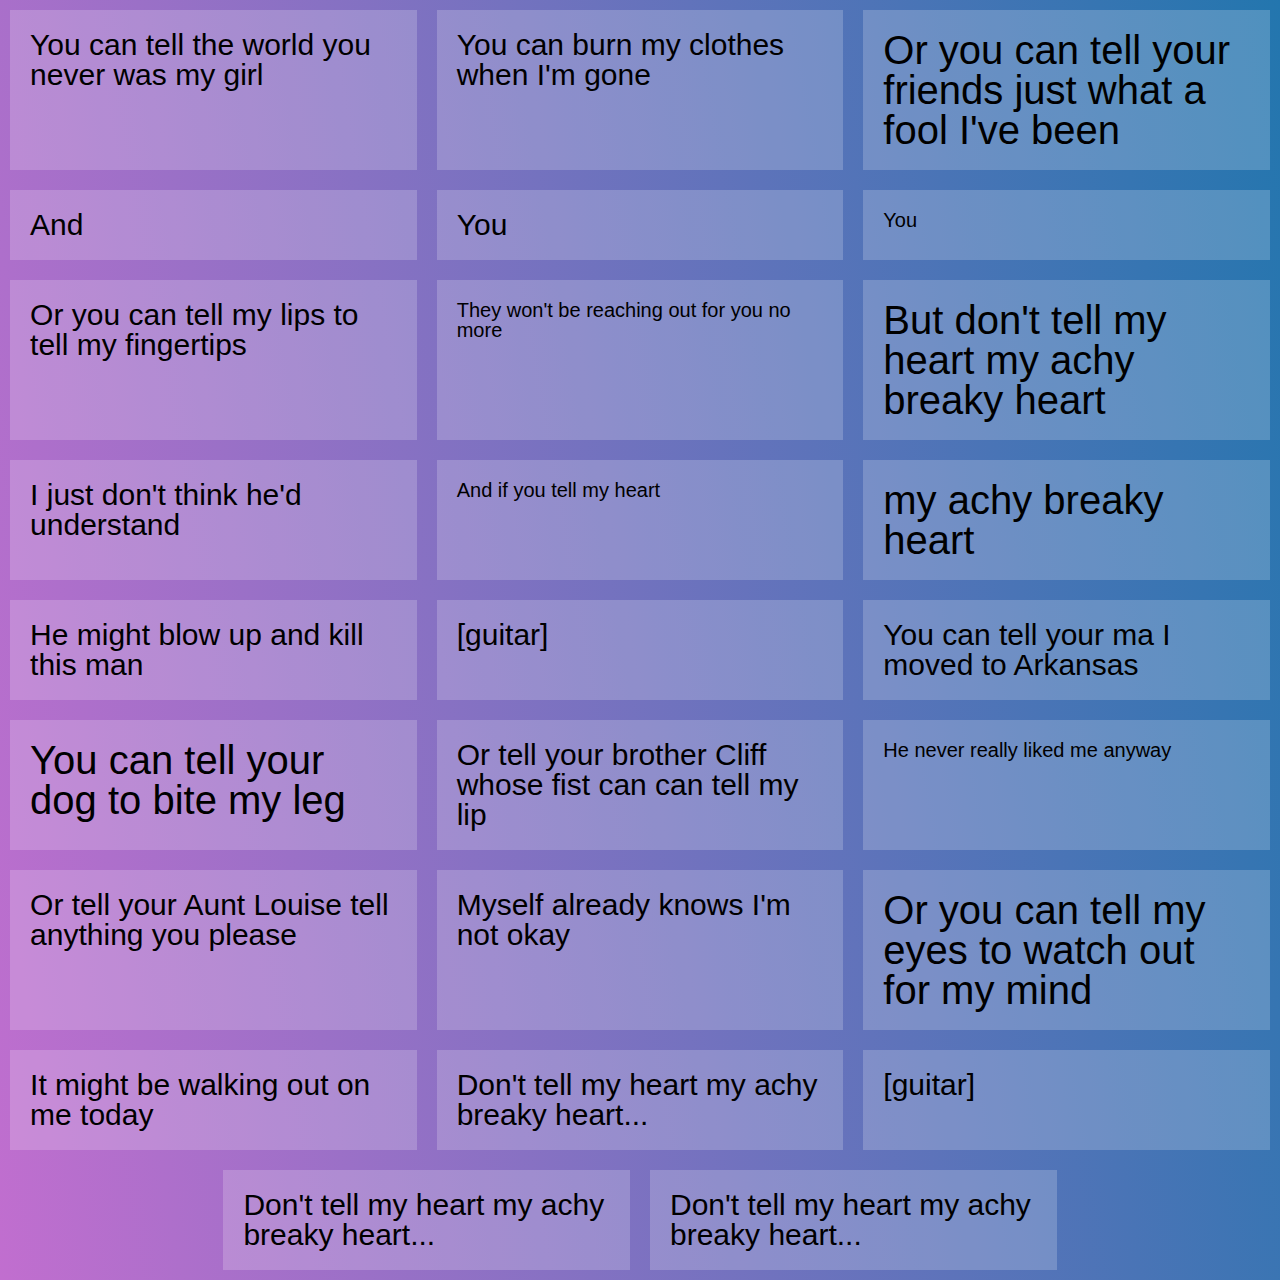
<file: boxes/index.html>
<!DOCTYPE html>
<html lang="en">

<head>
    <meta charset="UTF-8">
    <title>FlexBox layout</title>
    <link rel="stylesheet" href="https://maxcdn.bootstrapcdn.com/font-awesome/4.3.0/css/font-awesome.min.css">
    <link rel="stylesheet" href="styles.css">
</head>

<body>

    <div class="elements">

        <div class="item">You can tell the world you never was my girl</div>
        <div class="item">You can burn my clothes when I'm gone</div>
        <div class="item large">Or you can tell your friends just what a fool I've been</div>
        <div class="item">And </div>

        <div class="item">You </div>
        <div class="item small">You </div>
        <div class="item">Or you can tell my lips to tell my fingertips</div>
        <div class="item small">They won't be reaching out for you no more</div>

        <div class="item large">But don't tell my heart my achy breaky heart</div>
        <div class="item">I just don't think he'd understand</div>
        <div class="item small">And if you tell my heart</div>
        <div class="item large">my achy breaky heart</div>
        <div class="item">He might blow up and kill this man</div>

        <div class="item">[guitar]</div>

        <div class="item">You can tell your ma I moved to Arkansas</div>
        <div class="item large">You can tell your dog to bite my leg</div>
        <div class="item">Or tell your brother Cliff whose fist can can tell my lip</div>
        <div class="item small">He never really liked me anyway</div>

        <div class="item">Or tell your Aunt Louise tell anything you please</div>
        <div class="item">Myself already knows I'm not okay</div>
        <div class="item large">Or you can tell my eyes to watch out for my mind</div>
        <div class="item">It might be walking out on me today</div>

        <div class="item">Don't tell my heart my achy breaky heart...</div>

        <div class="item">[guitar]</div>

        <div class="item">Don't tell my heart my achy breaky heart...</div>
        <div class="item">Don't tell my heart my achy breaky heart...</div>

    </div>

</body>

</html>
</file>
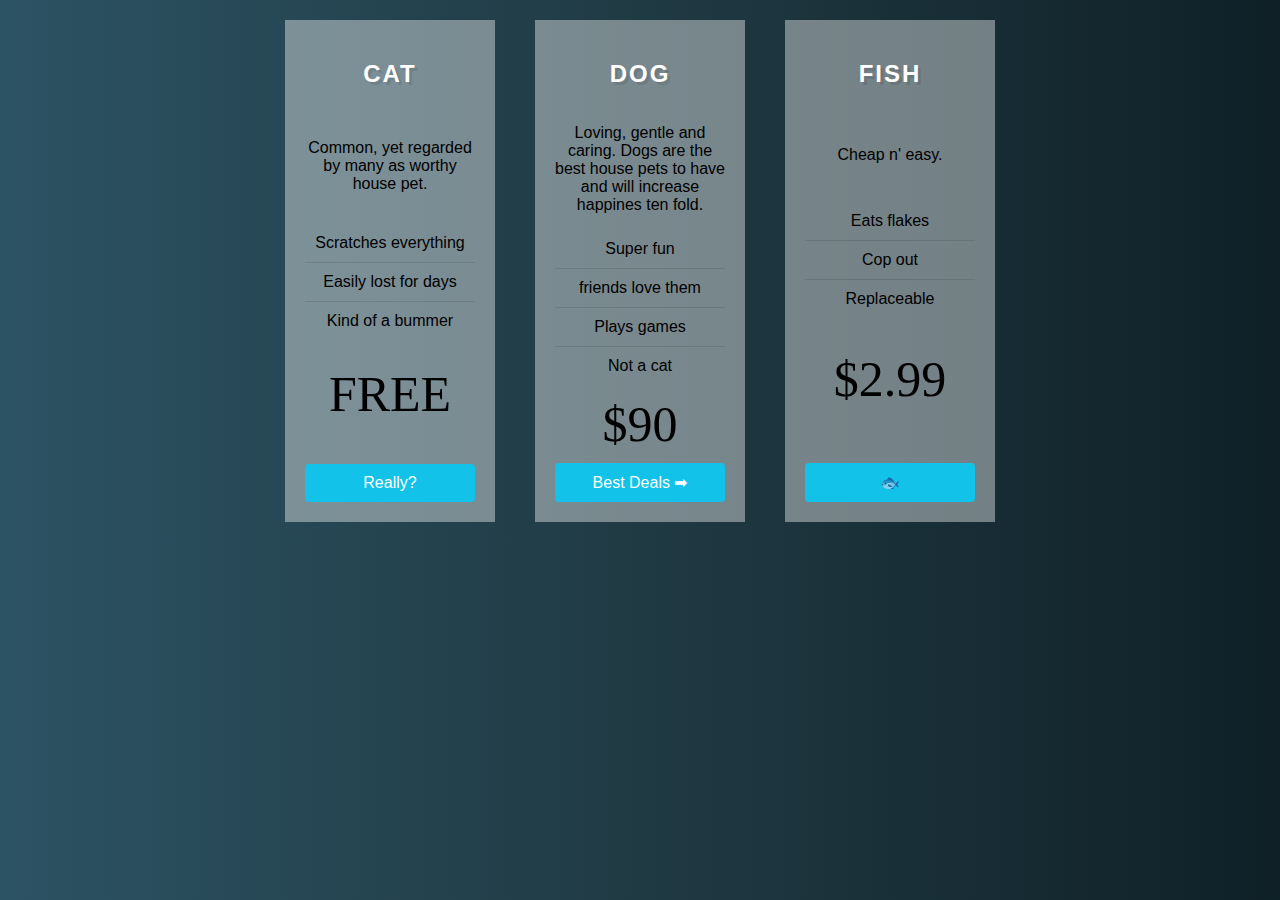
<file: pricinglist/index.html>
<!DOCTYPE html>
<html>

<head>
    <meta>
    <title>Flexbox pricing</title>
    <link href="styles.css" rel="stylesheet">
</head>

<body>
  <section class="main-container pricing-grid">
    <div class="plan plan1">

      <h2>Cat</h2>
      <p>Common, yet regarded by many as worthy house pet.</p>

      <ul class="features">
        <li>Scratches everything</li>
        <li>Easily lost for days</li>
        <li>Kind of a bummer</li>
      </ul>

      <p class="price">FREE</p>
      <a href="#" class="cta">Really?</a>

    </div>
    <div class="plan plan2">

      <h2>Dog</h2>
      <p>Loving, gentle and caring. Dogs are the best house pets to have and will increase happines ten fold.</p>

      <ul class="features">
        <li>Super fun</li>
        <li>friends love them</li>
        <li>Plays games</li>
        <li>Not a cat</li>
      </ul>

      <p class="price">$90</p>
      <a href="#" class="cta">Best Deals ➡</a>

    </div>
    <div class="plan plan3"> 

      <h2>Fish</h2>
      <p>Cheap n' easy.</p>

      <ul class="features">
        <li>Eats flakes</li>
        <li>Cop out</li>
        <li>Replaceable</li>
      </ul>

      <p class="price">$2.99</p>
      <a href="#" class="cta">🐟</a>

    </div>
  </section>
</body>

</html>
</file>
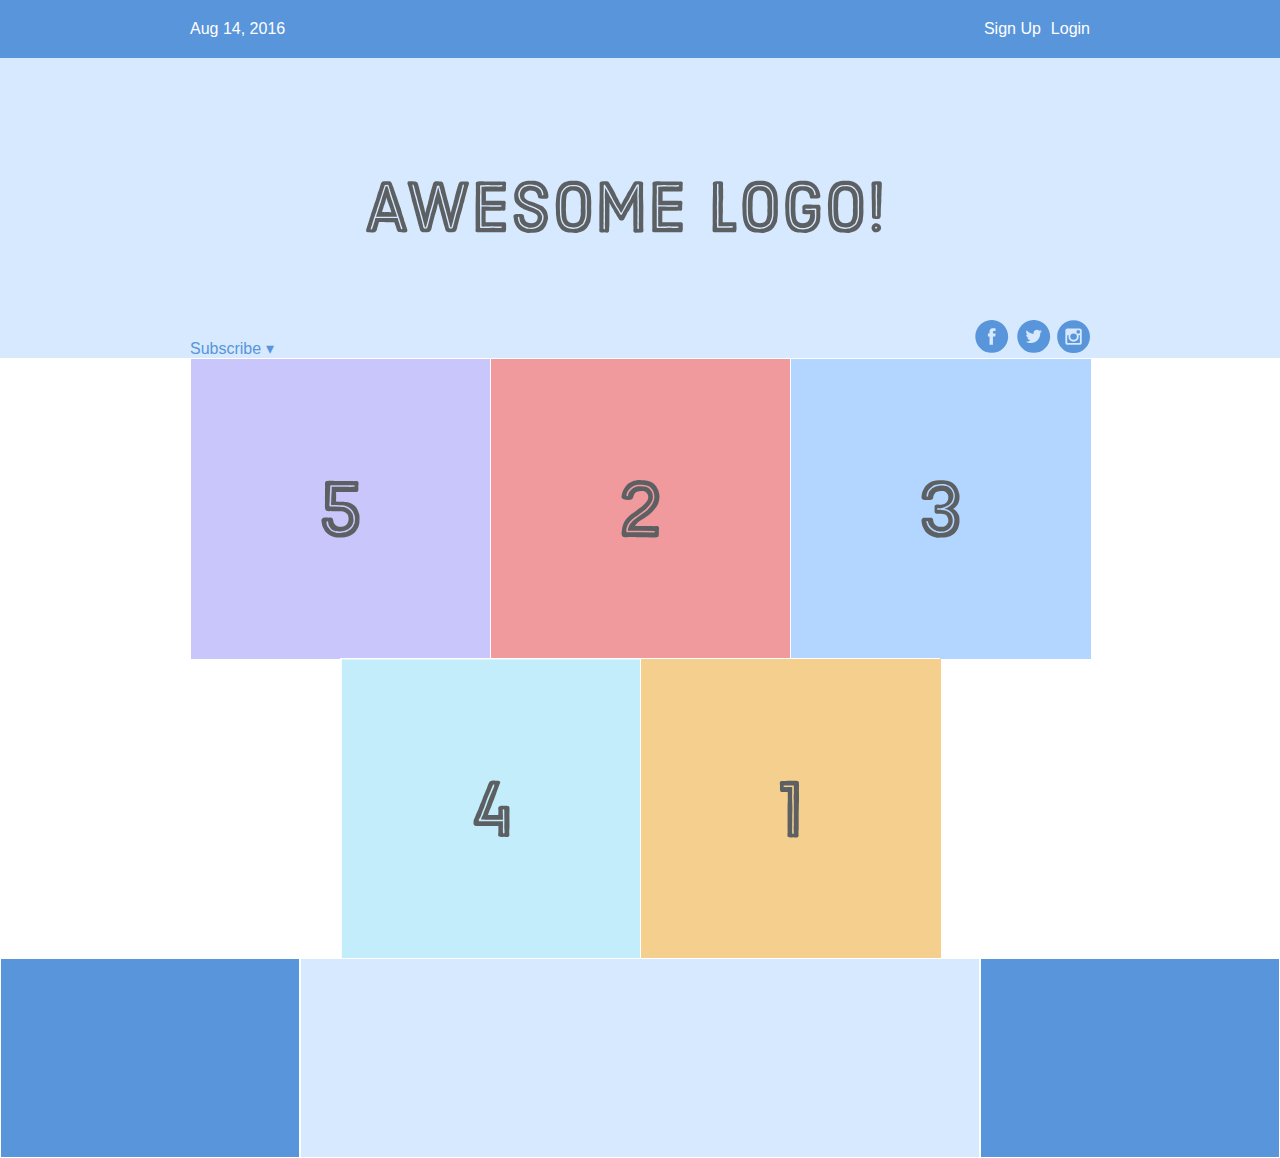
<file: webpage/index.html>
<!DOCTYPE html>
<html lang='en'>

<head>
    <meta charset='UTF-8' />
    <title>Some Web Page</title>
    <link rel='stylesheet' href='styles.css' />
</head>

<body>
    <div class='menu-container'>
        <div class='menu'>
            <div class='date'>Aug 14, 2016</div>
            <div class='signup'>Sign Up</div>
            <div class='login'>Login</div>

        </div>
    </div>
    <div class='header-container'>
        <div class='header'>
            <div class='subscribe'>Subscribe &#9662;</div>
            <div class='logo'><img src='images/awesome-logo.svg' /></div>
            <div class='social'><img src='images/social-icons.svg' /></div>
        </div>
    </div>

    <div class='photo-grid-container'>
        <div class='photo-grid'>
            <div class='photo-grid-item first-item'>
                <img src='images/one.svg' />
            </div>
            <div class='photo-grid-item'>
                <img src='images/two.svg' />
            </div>
            <div class='photo-grid-item'>
                <img src='images/three.svg' />
            </div>
            <div class='photo-grid-item'>
                <img src='images/four.svg' />
            </div>
            <div class='photo-grid-item last-item'>
                <img src='images/five.svg' />
            </div>
        </div>
    </div>

    <div class='footer'>
        <div class='footer-item footer-one'></div>
        <div class='footer-item footer-two'></div>
        <div class='footer-item footer-three'></div>
    </div>
</body>

</html>
</file>
<file: pricinglist/styles.css>
html {
    box-sizing: border-box;
}

*,
*:before,
*:after {
    box-sizing: inherit;
}

body {
    font-family: sans-serif;
    margin: 0;
    /*credit- @_ighosh(igradients)*/
    background: #0F2027;
    /* fallback for old browsers */
    background: -webkit-linear-gradient(to right, #2C5364, #203A43, #0F2027);
    /* Chrome 10-25, Safari 5.1-6 */
    background: linear-gradient(to right, #2C5364, #203A43, #0F2027);
    /* W3C, IE 10+/ Edge, Firefox 16+, Chrome 26+, Opera 12+, Safari 7+ */
}

a {
    color: white;
}

.plan ul {
    list-style: none;
    margin: 0;
    padding: 0;
}

.plan ul li {
    border-bottom: 1px solid rgba(0, 0, 0, 0.1);
    padding: 10px;
}

.plan ul li:last-child {
    border-bottom: none;
}

.plan a {
    text-decoration: none;
    background: #12c2e9;
    padding: 10px;
    color: white;
    border-radius: 4px;
}

.plan h2 {
    text-transform: uppercase;
    color: white;
    letter-spacing: 2px;
    text-shadow: 3px 3px rgba(0, 0, 0, 0.1);
}

.price {
    font-size: 50px;
    font-family: serif;
    margin: 10px 0;
}


/* flex-container */

.pricing-grid {
    max-width: 750px;
    margin: 0 auto;
    display: flex;
    align-items: stretch;
}

.plan {
    display: flex;
    flex-wrap: wrap;
    flex: 1;
    background: rgba(256, 256, 256, 0.4);
    margin: 20px;
    padding: 20px;
    text-align: center;
}

.plan>* {
    flex: 1 1 100%;
}

.plan .cta {
    align-self: flex-end;
}
</file>
<file: webpage/styles.css>
* {
    margin: 0;
    padding: 0;
    box-sizing: border-box;
    font-family: sans-serif;
}

.menu-container {
    color: #fff;
    background-color: #5995DA;
    /* Blue */
    padding: 20px 0;
    display: flex;
    justify-content: center;
}

.menu {
    /* For debugging */
    width: 900px;
    display: flex;
    justify-content: space-between;
}

.links {
    display: flex;
    justify-content: flex-end;
}

.login {
    margin-left: 10px;
}

.header-container {
    color: #5995da;
    background: #d6e9fe;
    display: flex;
    justify-content: center;
}

.header {
    width: 900px;
    height: 300px;
    display: flex;
    justify-content: space-between;
    align-items: center;
}

.photo-grid-container {
    display: flex;
    justify-content: center;
}

.photo-grid {
    width: 900px;
    display: flex;
    justify-content: center;
    flex-wrap: wrap;
    flex-direction: row;
    align-items: center;
}

.photo-grid-item {
    border: 1px solid #fff;
    width: 300px;
    height: 300px;
}

.first-item {
    order: 1;
}

.last-item {
    order: -1;
}

.subscribe,
.social {
    align-self: flex-end;
}

.footer {
    display: flex;
    justify-content: space-between;
}

.footer-item {
    border: 1px solid #fff;
    background: #d6e9fe;
    height: 200px;
    flex: 1;
}

.footer-two {
    flex: 2;
}

.footer-one,
.footer-three {
    background: #5995da;
    flex: initial;
    width: 300px
}

.signup {
    margin-left: auto;
}
</file>
<file: boxes/styles.css>
/* http://meyerweb.com/eric/tools/css/reset/ 2. v2.0 | 20110126
License: none (public domain)
*/

html,
body,
div,
span,
applet,
object,
iframe,
h1,
h2,
h3,
h4,
h5,
h6,
p,
blockquote,
pre,
a,
abbr,
acronym,
address,
big,
cite,
code,
del,
dfn,
em,
img,
ins,
kbd,
q,
s,
samp,
small,
strike,
strong,
sub,
sup,
tt,
var,
b,
u,
i,
center,
dl,
dt,
dd,
ol,
ul,
li,
fieldset,
form,
label,
legend,
table,
caption,
tbody,
tfoot,
thead,
tr,
th,
td,
article,
aside,
canvas,
details,
embed,
figure,
figcaption,
footer,
header,
hgroup,
menu,
nav,
output,
ruby,
section,
summary,
time,
mark,
audio,
video {
    margin: 0;
    padding: 0;
    border: 0;
    font-size: 100%;
    font: inherit;
    vertical-align: baseline;
}


/* HTML5 display-role reset for older browsers */

article,
aside,
details,
figcaption,
figure,
footer,
header,
hgroup,
menu,
nav,
section {
    display: block;
}

body {
    line-height: 1;
}

ol,
ul {
    list-style: none;
}

blockquote,
q {
    quotes: none;
}

blockquote:before,
blockquote:after,
q:before,
q:after {
    content: '';
    content: none;
}

table {
    border-collapse: collapse;
    border-spacing: 0;
}


/*==============
  ==============*/

html {
    box-sizing: border-box;
}

*,
*:before,
*:after {
    box-sizing: inherit;
}

body {
    font-family: sans-serif;
    margin: 0;
    background-image: linear-gradient(260deg, #2376ae 0%, #c16ecf 100%);
}

a {
    color: white;
}

.item.large {
    font-size: 40px;
}

.item.small {
    font-size: 20px;
}

.item {
    background: rgba(255, 255, 255, 0.2);
    margin: 10px;
    padding: 20px;
    font-size: 30px;
}

.elements {
    display: flex;
    flex-wrap: wrap;
    justify-content: center;
}

.item {
    flex: 0 1 calc(33.33% - 20px);
}
</file>
